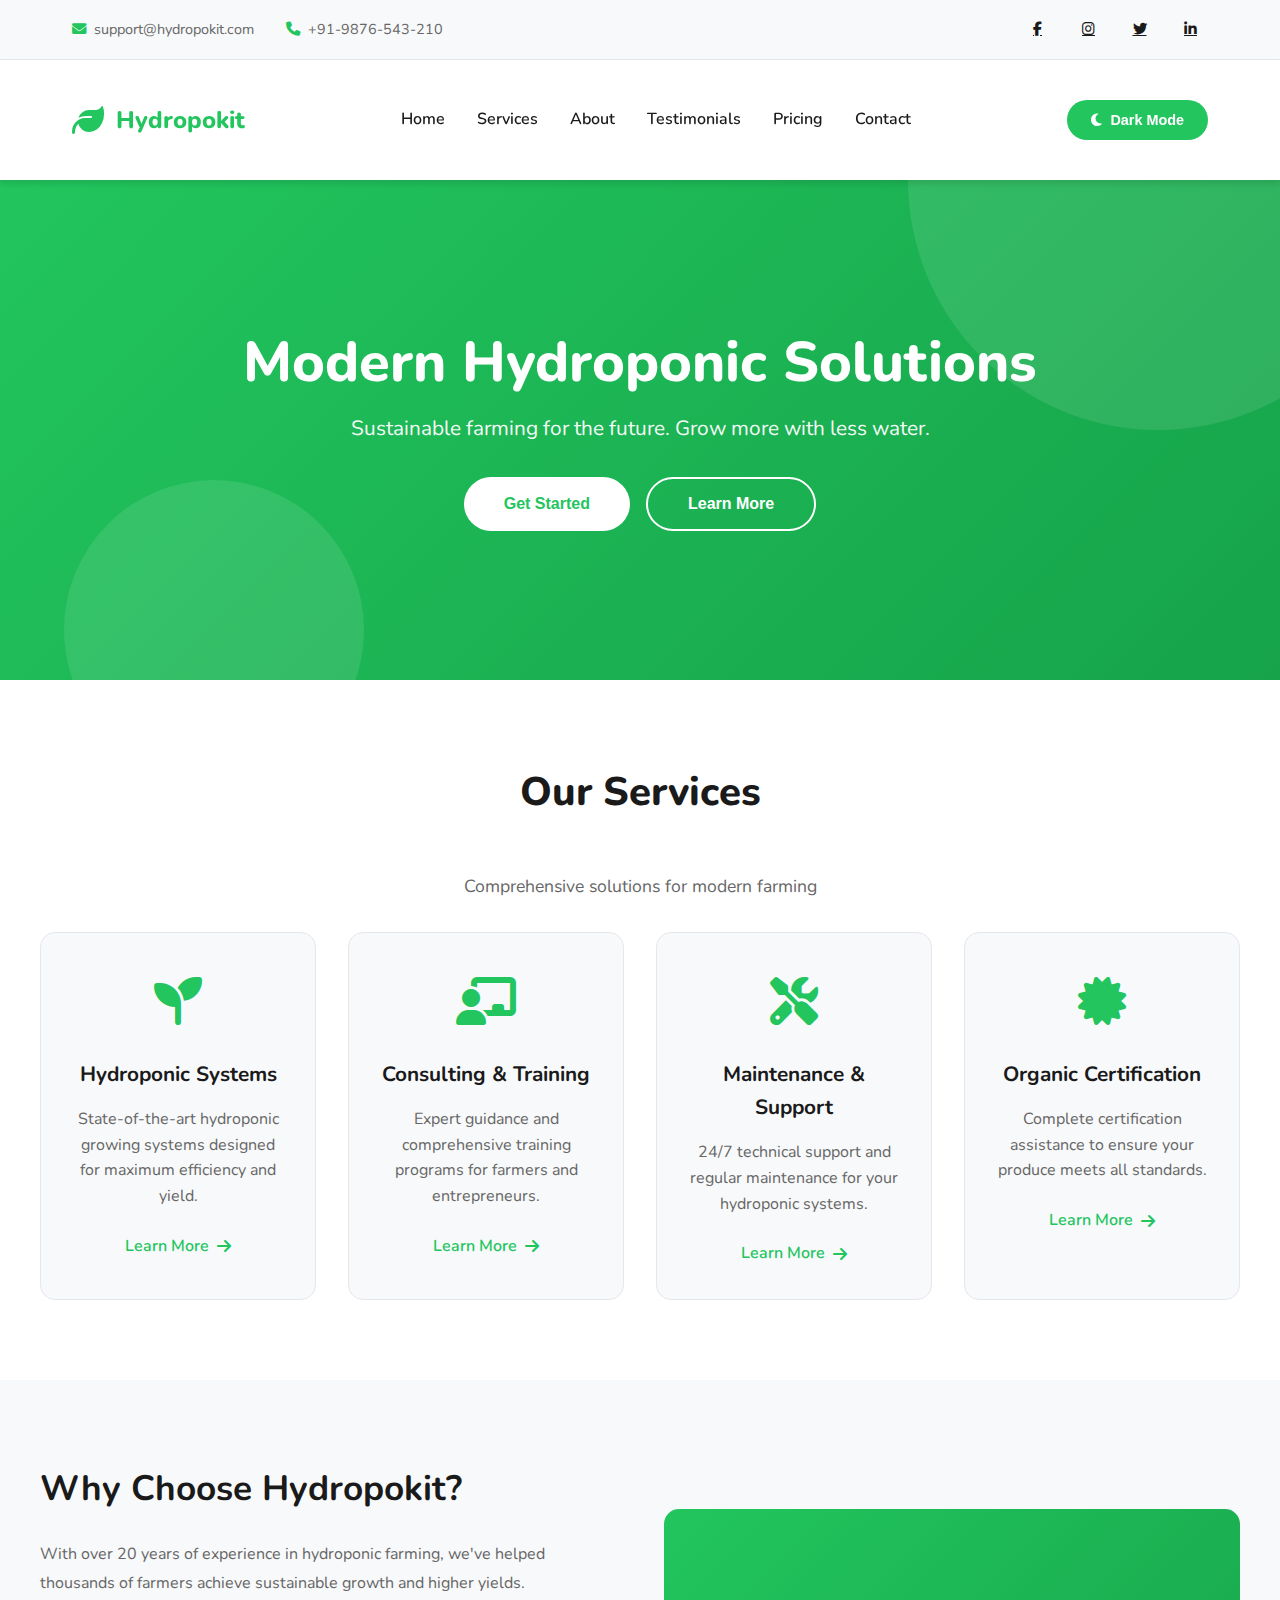
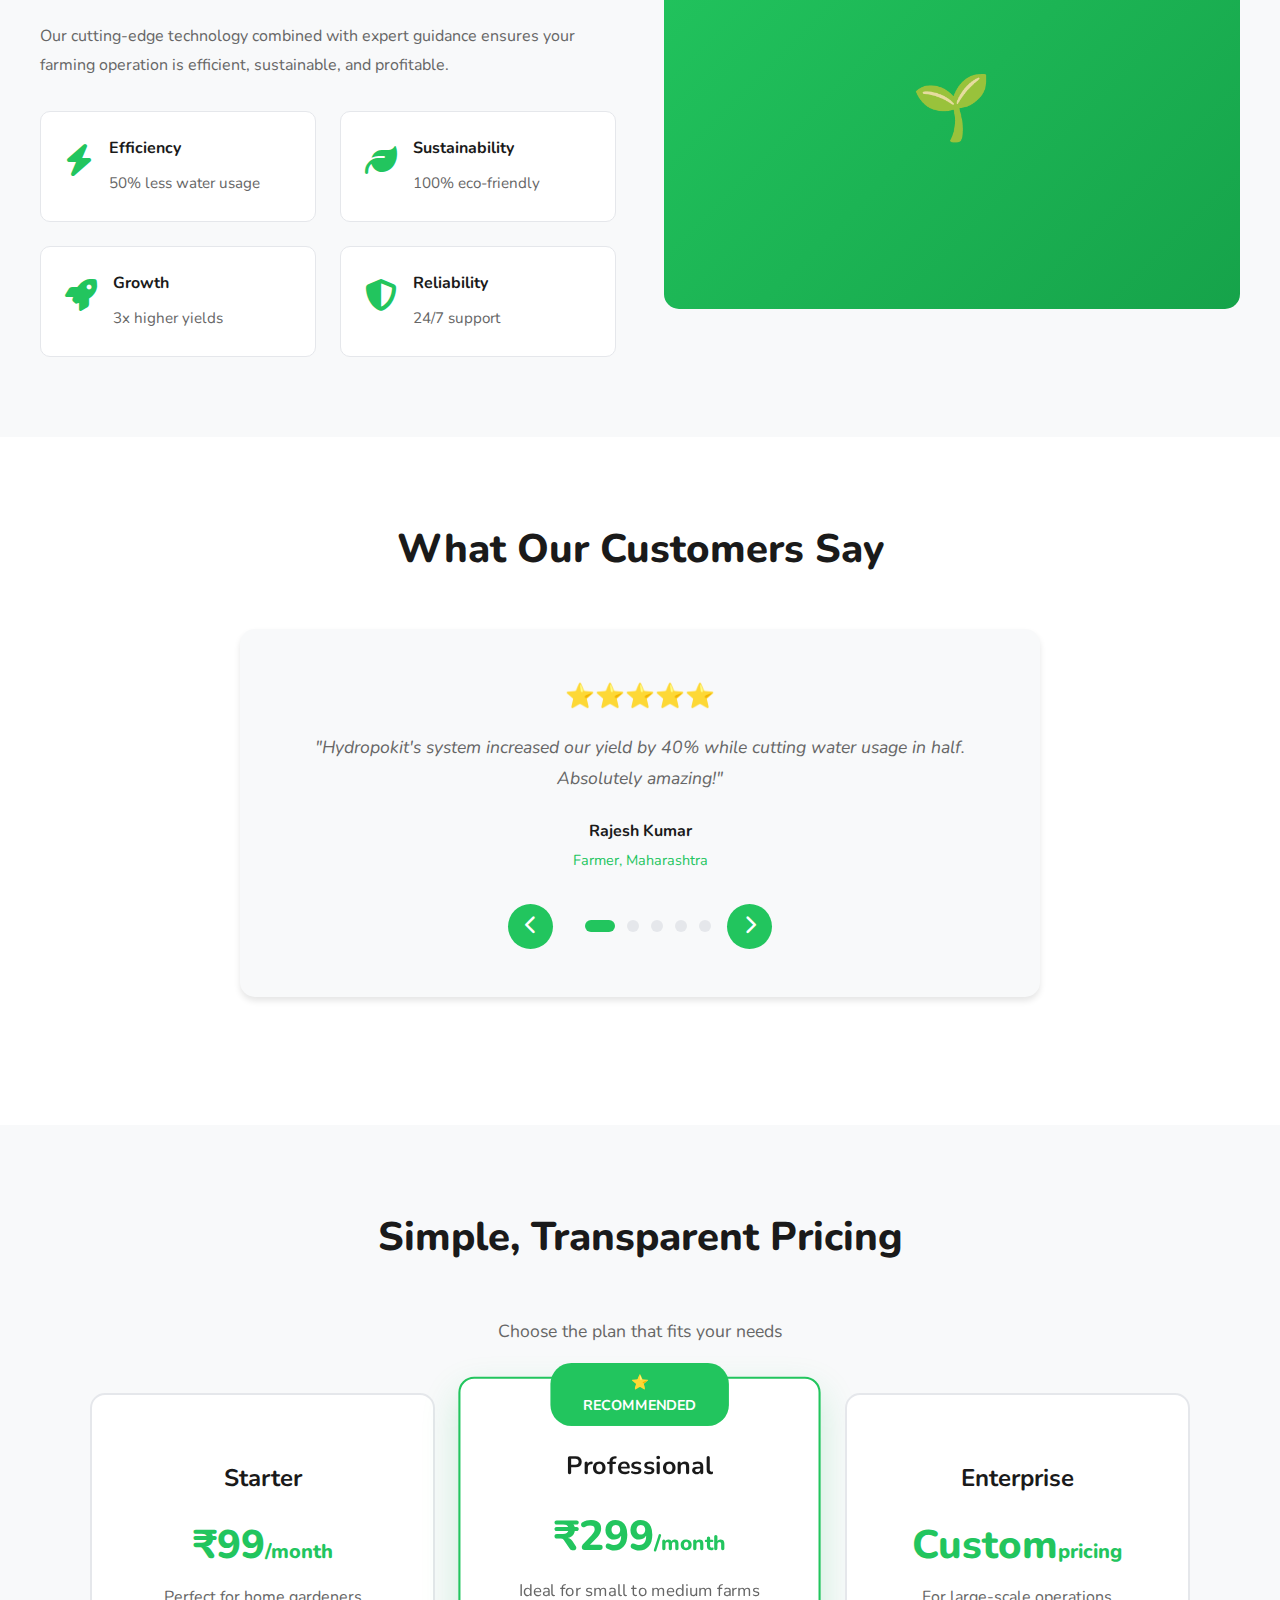
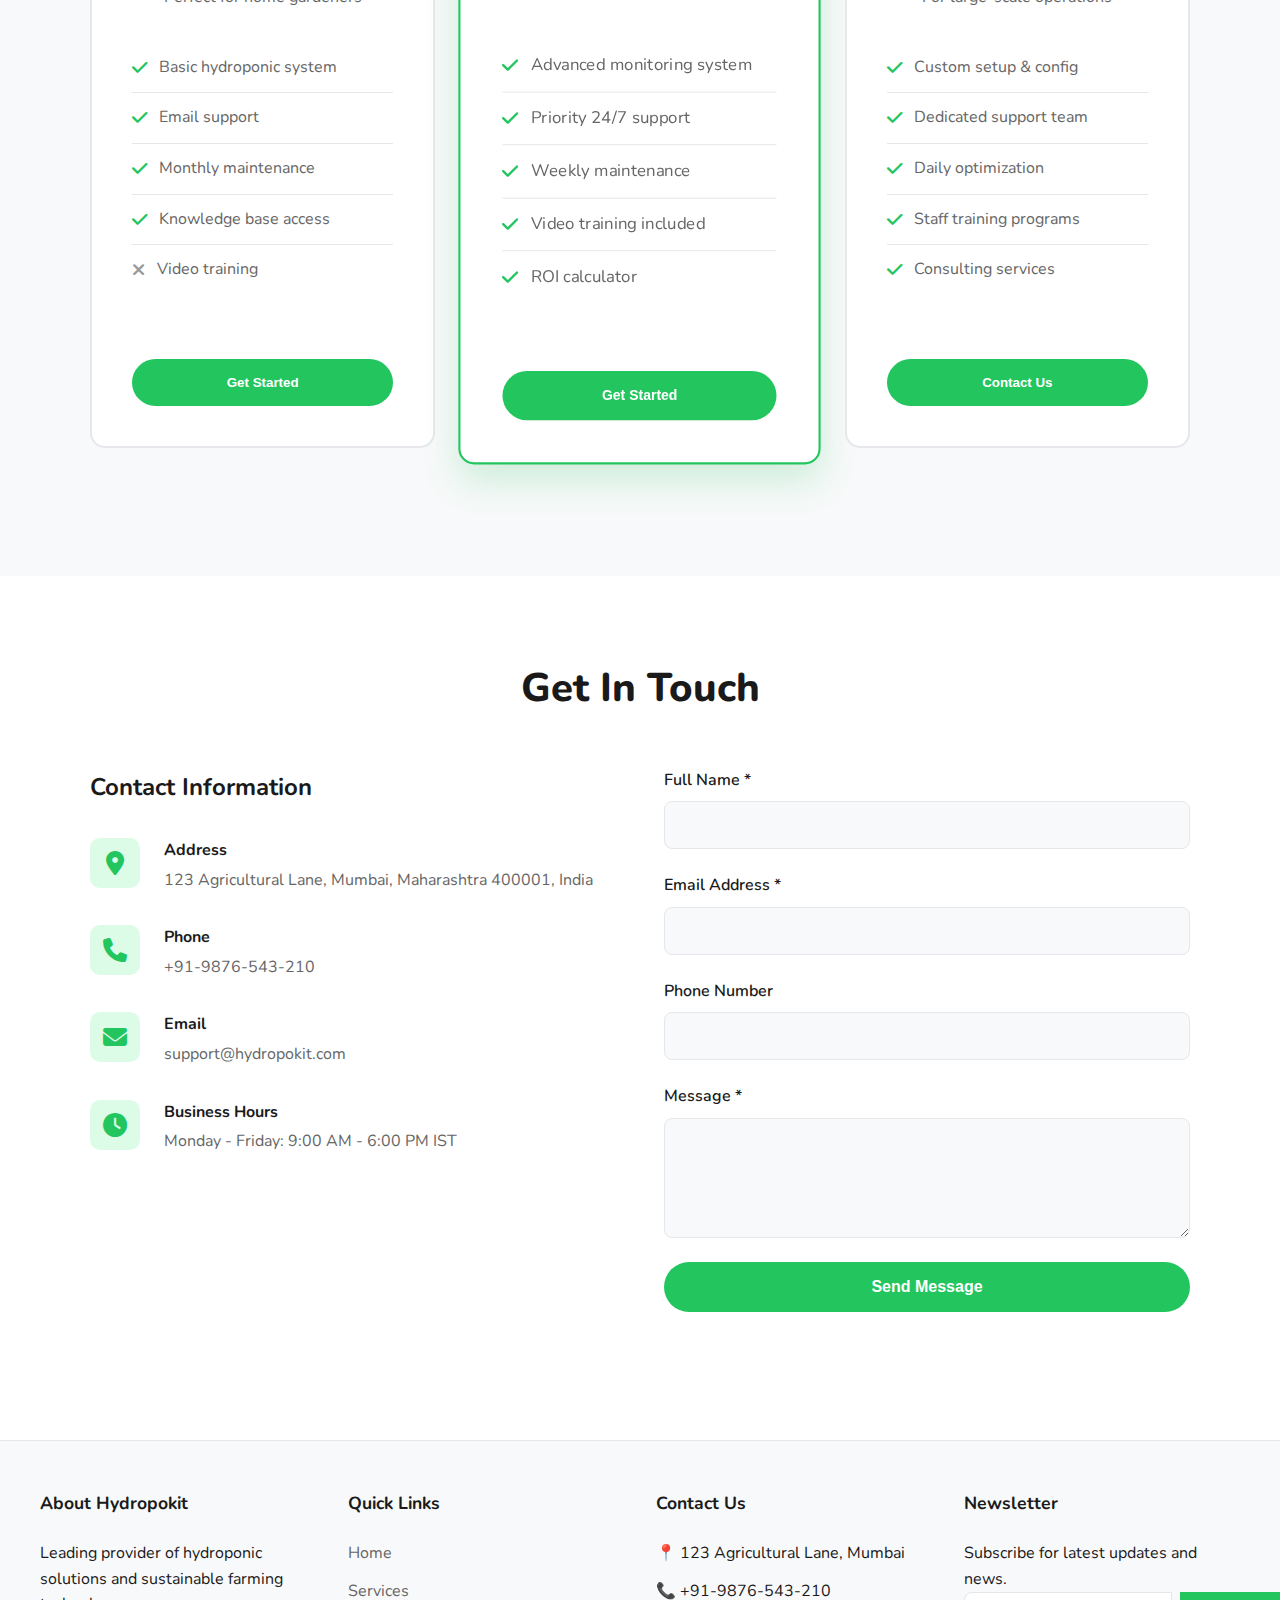
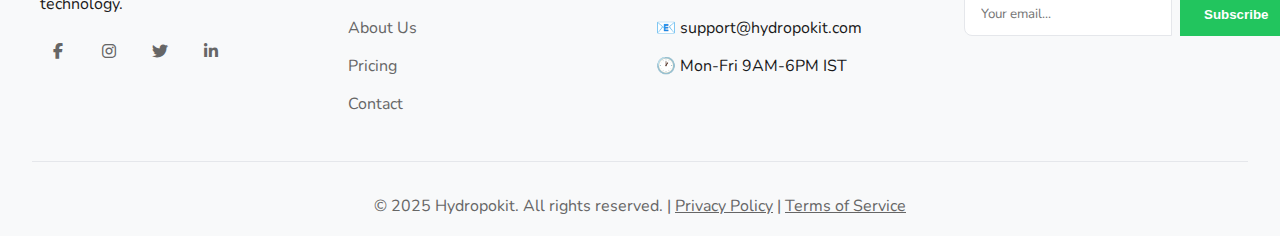
<file: Hydropokit Website.html>
<!DOCTYPE html>
<html lang="en">
<head>
    <meta charset="UTF-8">
    <meta name="viewport" content="width=device-width, initial-scale=1.0">
    <title>Aquafresh-hydroponics - Hydroponic Farming Solutions</title>
    <link rel="preconnect" href="https://fonts.googleapis.com">
    <link rel="preconnect" href="https://fonts.gstatic.com" crossorigin>
    <link href="https://fonts.googleapis.com/css2?family=Nunito:wght@400;600;700;800&display=swap" rel="stylesheet">
    <link rel="stylesheet" href="https://cdnjs.cloudflare.com/ajax/libs/font-awesome/6.4.0/css/all.min.css">
    <style>
        /* ============================================
           CSS VARIABLES - LIGHT MODE (DEFAULT)
           ============================================ */
        :root {
            --bg-primary: #ffffff;
            --bg-secondary: #f8f9fa;
            --text-primary: #1a1a1a;
            --text-secondary: #666666;
            --accent-green: #22c55e;
            --accent-green-dark: #16a34a;
            --accent-green-light: #dcfce7;
            --border-color: #e5e7eb;
            --shadow: 0 4px 6px rgba(0, 0, 0, 0.1);
            --shadow-lg: 0 10px 25px rgba(0, 0, 0, 0.15);
        }

        /* ============================================
           DARK MODE - OVERRIDE WITH DATA ATTRIBUTE
           ============================================ */
        body[data-theme="dark"] {
            --bg-primary: #1a3a2a;
            --bg-secondary: #0f2818;
            --text-primary: #ffffff;
            --text-secondary: #d1d5db;
            --accent-green: #10b981;
            --accent-green-dark: #059669;
            --accent-green-light: rgba(16, 185, 129, 0.2);
            --border-color: #2d5a47;
            --shadow: 0 4px 6px rgba(0, 0, 0, 0.3);
            --shadow-lg: 0 10px 25px rgba(0, 0, 0, 0.4);
        }

        /* ============================================
           BASE STYLES
           ============================================ */
        * {
            margin: 0;
            padding: 0;
            box-sizing: border-box;
        }

        body {
            font-family: 'Nunito', sans-serif;
            background-color: var(--bg-primary);
            color: var(--text-primary);
            line-height: 1.6;
            transition: background-color 0.4s ease, color 0.4s ease;
        }

        /* ============================================
           HEADER & NAVIGATION
           ============================================ */
        header {
            background-color: var(--bg-primary);
            padding: 1rem 0;
            box-shadow: var(--shadow);
            position: sticky;
            top: 0;
            z-index: 1000;
            transition: all 0.4s ease;
        }

        .header-top {
            background-color: var(--bg-secondary);
            padding: 0.75rem 0;
            font-size: 0.9rem;
            color: var(--text-secondary);
            border-bottom: 1px solid var(--border-color);
        }

        .header-top-content {
            max-width: 1200px;
            margin: 0 auto;
            display: flex;
            justify-content: space-between;
            align-items: center;
            padding: 0 2rem;
        }

        .header-top-left {
            display: flex;
            gap: 2rem;
        }

        .header-top-item {
            display: flex;
            align-items: center;
            gap: 0.5rem;
        }

        .header-top-item i {
            color: var(--accent-green);
        }

        .nav-container {
            max-width: 1200px;
            margin: 0 auto;
            display: flex;
            justify-content: space-between;
            align-items: center;
            padding: 1.5rem 2rem;
        }

        .logo {
            display: flex;
            align-items: center;
            gap: 0.75rem;
            font-size: 1.5rem;
            font-weight: 800;
            color: var(--accent-green);
            cursor: pointer;
            transition: all 0.3s ease;
        }

        .logo:hover {
            transform: scale(1.05);
        }

        .logo i {
            font-size: 2rem;
        }

        nav {
            display: flex;
            gap: 2rem;
            align-items: center;
        }

        nav a {
            color: var(--text-primary);
            text-decoration: none;
            font-weight: 600;
            transition: color 0.3s ease;
            position: relative;
        }

        nav a::after {
            content: '';
            position: absolute;
            bottom: -5px;
            left: 0;
            width: 0;
            height: 2px;
            background-color: var(--accent-green);
            transition: width 0.3s ease;
        }

        nav a:hover::after {
            width: 100%;
        }

        nav a:hover {
            color: var(--accent-green);
        }

        .nav-right {
            display: flex;
            gap: 1.5rem;
            align-items: center;
        }

        .social-icons {
            display: flex;
            gap: 1rem;
        }

        .social-icons a {
            color: var(--text-primary);
            width: 35px;
            height: 35px;
            display: flex;
            align-items: center;
            justify-content: center;
            border-radius: 50%;
            background-color: var(--bg-secondary);
            transition: all 0.3s ease;
            border: none;
        }

        .social-icons a:hover {
            background-color: var(--accent-green);
            color: white;
            transform: translateY(-3px);
        }

        .theme-toggle {
            background-color: var(--accent-green);
            color: white;
            border: none;
            padding: 0.75rem 1.5rem;
            border-radius: 25px;
            cursor: pointer;
            font-weight: 600;
            transition: all 0.3s ease;
            display: flex;
            align-items: center;
            gap: 0.5rem;
            font-size: 0.9rem;
        }

        .theme-toggle:hover {
            background-color: var(--accent-green-dark);
            transform: scale(1.05);
        }

        .hamburger {
            display: none;
            flex-direction: column;
            cursor: pointer;
            gap: 0.5rem;
        }

        .hamburger span {
            width: 25px;
            height: 3px;
            background-color: var(--text-primary);
            border-radius: 3px;
            transition: all 0.3s ease;
        }

        /* ============================================
           HERO SECTION
           ============================================ */
        .hero {
            background: linear-gradient(135deg, var(--accent-green) 0%, var(--accent-green-dark) 100%);
            color: white;
            padding: 6rem 2rem;
            text-align: center;
            min-height: 500px;
            display: flex;
            align-items: center;
            justify-content: center;
            position: relative;
            overflow: hidden;
        }

        .hero::before {
            content: '';
            position: absolute;
            top: -50%;
            right: -10%;
            width: 500px;
            height: 500px;
            background: rgba(255, 255, 255, 0.1);
            border-radius: 50%;
            animation: float 6s ease-in-out infinite;
        }

        .hero::after {
            content: '';
            position: absolute;
            bottom: -20%;
            left: 5%;
            width: 300px;
            height: 300px;
            background: rgba(255, 255, 255, 0.1);
            border-radius: 50%;
            animation: float 8s ease-in-out infinite reverse;
        }

        @keyframes float {
            0%, 100% { transform: translateY(0px); }
            50% { transform: translateY(20px); }
        }

        .hero-content {
            position: relative;
            z-index: 1;
            max-width: 800px;
            animation: fadeInDown 0.8s ease;
        }

        @keyframes fadeInDown {
            from {
                opacity: 0;
                transform: translateY(-30px);
            }
            to {
                opacity: 1;
                transform: translateY(0);
            }
        }

        .hero h1 {
            font-size: 3.5rem;
            margin-bottom: 1rem;
            font-weight: 800;
            line-height: 1.2;
        }

        .hero p {
            font-size: 1.3rem;
            margin-bottom: 2rem;
            opacity: 0.95;
        }

        .hero-buttons {
            display: flex;
            gap: 1rem;
            justify-content: center;
            flex-wrap: wrap;
        }

        .btn {
            padding: 1rem 2.5rem;
            border-radius: 50px;
            border: none;
            font-size: 1rem;
            font-weight: 600;
            cursor: pointer;
            transition: all 0.3s ease;
            text-decoration: none;
            display: inline-block;
        }

        .btn-primary {
            background-color: white;
            color: var(--accent-green);
        }

        .btn-primary:hover {
            transform: translateY(-3px);
            box-shadow: 0 10px 20px rgba(0, 0, 0, 0.2);
        }

        .btn-secondary {
            background-color: transparent;
            color: white;
            border: 2px solid white;
        }

        .btn-secondary:hover {
            background-color: white;
            color: var(--accent-green);
        }

        /* ============================================
           SERVICES SECTION
           ============================================ */
        .services {
            padding: 5rem 2rem;
            background-color: var(--bg-primary);
        }

        .container {
            max-width: 1200px;
            margin: 0 auto;
        }

        .section-title {
            text-align: center;
            font-size: 2.5rem;
            margin-bottom: 3rem;
            font-weight: 800;
            color: var(--text-primary);
        }

        .section-subtitle {
            text-align: center;
            color: var(--text-secondary);
            font-size: 1.1rem;
            margin-bottom: 2rem;
            max-width: 600px;
            margin-left: auto;
            margin-right: auto;
        }

        .services-grid {
            display: grid;
            grid-template-columns: repeat(auto-fit, minmax(250px, 1fr));
            gap: 2rem;
        }

        .service-card {
            background-color: var(--bg-secondary);
            padding: 2rem;
            border-radius: 15px;
            text-align: center;
            transition: all 0.3s ease;
            border: 1px solid var(--border-color);
        }

        .service-card:hover {
            transform: translateY(-10px);
            box-shadow: var(--shadow-lg);
            border-color: var(--accent-green);
        }

        .service-icon {
            font-size: 3rem;
            color: var(--accent-green);
            margin-bottom: 1rem;
        }

        .service-card h3 {
            font-size: 1.3rem;
            margin-bottom: 1rem;
            color: var(--text-primary);
        }

        .service-card p {
            color: var(--text-secondary);
            line-height: 1.6;
            margin-bottom: 1.5rem;
        }

        .service-link {
            color: var(--accent-green);
            text-decoration: none;
            font-weight: 600;
            transition: all 0.3s ease;
            display: inline-flex;
            align-items: center;
            gap: 0.5rem;
        }

        .service-link:hover {
            gap: 1rem;
        }

        /* ============================================
           ABOUT SECTION
           ============================================ */
        .about {
            padding: 5rem 2rem;
            background-color: var(--bg-secondary);
        }

        .about-content {
            display: grid;
            grid-template-columns: 1fr 1fr;
            gap: 3rem;
            align-items: center;
        }

        .about-text h2 {
            font-size: 2.2rem;
            margin-bottom: 1.5rem;
            color: var(--text-primary);
        }

        .about-text p {
            color: var(--text-secondary);
            margin-bottom: 1.5rem;
            line-height: 1.8;
        }

        .about-values {
            display: grid;
            grid-template-columns: 1fr 1fr;
            gap: 1.5rem;
            margin-top: 2rem;
        }

        .value-item {
            background-color: var(--bg-primary);
            padding: 1.5rem;
            border-radius: 10px;
            display: flex;
            gap: 1rem;
            align-items: flex-start;
            border: 1px solid var(--border-color);
        }

        .value-icon {
            font-size: 2rem;
            color: var(--accent-green);
            flex-shrink: 0;
        }

        .value-text h4 {
            color: var(--text-primary);
            margin-bottom: 0.5rem;
        }

        .value-text p {
            color: var(--text-secondary);
            font-size: 0.95rem;
            margin-bottom: 0;
        }

        .about-image {
            background: linear-gradient(135deg, var(--accent-green), var(--accent-green-dark));
            height: 400px;
            border-radius: 15px;
            display: flex;
            align-items: center;
            justify-content: center;
            color: white;
            font-size: 1.2rem;
            text-align: center;
            padding: 2rem;
        }

        /* ============================================
           TESTIMONIALS SECTION
           ============================================ */
        .testimonials {
            padding: 5rem 2rem;
            background-color: var(--bg-primary);
        }

        .carousel {
            position: relative;
            max-width: 800px;
            margin: 3rem auto;
            background-color: var(--bg-secondary);
            padding: 3rem 2rem;
            border-radius: 15px;
            box-shadow: var(--shadow);
        }

        .testimonial-card {
            text-align: center;
            display: none;
            animation: fadeIn 0.5s ease;
        }

        .testimonial-card.active {
            display: block;
        }

        @keyframes fadeIn {
            from { opacity: 0; }
            to { opacity: 1; }
        }

        .stars {
            font-size: 1.5rem;
            color: #fbbf24;
            margin-bottom: 1rem;
        }

        .testimonial-text {
            font-size: 1.1rem;
            color: var(--text-secondary);
            margin-bottom: 1.5rem;
            font-style: italic;
            line-height: 1.8;
        }

        .testimonial-author {
            font-weight: 700;
            color: var(--text-primary);
            margin-bottom: 0.25rem;
        }

        .testimonial-role {
            color: var(--accent-green);
            font-size: 0.9rem;
        }

        .carousel-controls {
            display: flex;
            justify-content: center;
            align-items: center;
            gap: 1rem;
            margin-top: 2rem;
        }

        .carousel-btn {
            background-color: var(--accent-green);
            color: white;
            border: none;
            width: 45px;
            height: 45px;
            border-radius: 50%;
            cursor: pointer;
            font-size: 1.2rem;
            transition: all 0.3s ease;
            display: flex;
            align-items: center;
            justify-content: center;
        }

        .carousel-btn:hover {
            background-color: var(--accent-green-dark);
            transform: scale(1.1);
        }

        .carousel-dots {
            display: flex;
            gap: 0.75rem;
            margin-left: 1rem;
        }

        .dot {
            width: 12px;
            height: 12px;
            border-radius: 50%;
            background-color: var(--border-color);
            cursor: pointer;
            transition: all 0.3s ease;
        }

        .dot.active {
            background-color: var(--accent-green);
            width: 30px;
            border-radius: 6px;
        }

        /* ============================================
           PRICING SECTION
           ============================================ */
        .pricing {
            padding: 5rem 2rem;
            background-color: var(--bg-secondary);
        }

        .pricing-grid {
            display: grid;
            grid-template-columns: repeat(auto-fit, minmax(280px, 1fr));
            gap: 2rem;
            max-width: 1100px;
            margin: 3rem auto;
        }

        .pricing-card {
            background-color: var(--bg-primary);
            padding: 2.5rem;
            border-radius: 15px;
            border: 2px solid var(--border-color);
            text-align: center;
            transition: all 0.3s ease;
            position: relative;
        }

        .pricing-card:hover {
            transform: translateY(-10px);
            border-color: var(--accent-green);
            box-shadow: var(--shadow-lg);
        }

        .pricing-card.recommended {
            border-color: var(--accent-green);
            transform: scale(1.05);
            box-shadow: 0 15px 35px rgba(34, 197, 94, 0.2);
        }

        .pricing-badge {
            position: absolute;
            top: -15px;
            left: 50%;
            transform: translateX(-50%);
            background-color: var(--accent-green);
            color: white;
            padding: 0.5rem 1.5rem;
            border-radius: 20px;
            font-size: 0.85rem;
            font-weight: 700;
        }

        .pricing-title {
            font-size: 1.5rem;
            font-weight: 700;
            color: var(--text-primary);
            margin: 1.5rem 0 1rem;
        }

        .pricing-price {
            font-size: 2.5rem;
            color: var(--accent-green);
            font-weight: 800;
            margin-bottom: 0.5rem;
        }

        .pricing-period {
            color: var(--text-secondary);
            margin-bottom: 2rem;
        }

        .pricing-features {
            text-align: left;
            margin: 2rem 0;
        }

        .pricing-feature {
            padding: 0.75rem 0;
            color: var(--text-secondary);
            border-bottom: 1px solid var(--border-color);
            display: flex;
            align-items: center;
            gap: 0.75rem;
        }

        .pricing-feature:last-child {
            border-bottom: none;
        }

        .pricing-feature i {
            color: var(--accent-green);
            font-size: 1.1rem;
        }

        .pricing-btn {
            width: 100%;
            padding: 1rem;
            margin-top: 2rem;
            background-color: var(--accent-green);
            color: white;
            border: none;
            border-radius: 50px;
            font-weight: 600;
            cursor: pointer;
            transition: all 0.3s ease;
        }

        .pricing-btn:hover {
            background-color: var(--accent-green-dark);
            transform: translateY(-3px);
        }

        /* ============================================
           CONTACT SECTION
           ============================================ */
        .contact {
            padding: 5rem 2rem;
            background-color: var(--bg-primary);
        }

        .contact-content {
            display: grid;
            grid-template-columns: 1fr 1fr;
            gap: 3rem;
            max-width: 1100px;
            margin: 3rem auto;
        }

        .contact-info h3 {
            font-size: 1.5rem;
            color: var(--text-primary);
            margin-bottom: 2rem;
        }

        .contact-item {
            margin-bottom: 2rem;
            display: flex;
            gap: 1.5rem;
        }

        .contact-icon {
            width: 50px;
            height: 50px;
            background-color: var(--accent-green-light);
            border-radius: 10px;
            display: flex;
            align-items: center;
            justify-content: center;
            color: var(--accent-green);
            font-size: 1.5rem;
            flex-shrink: 0;
        }

        .contact-text h4 {
            color: var(--text-primary);
            margin-bottom: 0.25rem;
        }

        .contact-text p {
            color: var(--text-secondary);
        }

        .contact-form {
            display: flex;
            flex-direction: column;
            gap: 1.5rem;
        }

        .form-group {
            display: flex;
            flex-direction: column;
        }

        .form-group label {
            color: var(--text-primary);
            font-weight: 600;
            margin-bottom: 0.5rem;
        }

        .form-group input,
        .form-group textarea {
            padding: 0.75rem 1rem;
            border: 1px solid var(--border-color);
            border-radius: 8px;
            background-color: var(--bg-secondary);
            color: var(--text-primary);
            font-family: 'Nunito', sans-serif;
            font-size: 1rem;
            transition: all 0.3s ease;
        }

        .form-group input:focus,
        .form-group textarea:focus {
            outline: none;
            border-color: var(--accent-green);
            box-shadow: 0 0 0 3px var(--accent-green-light);
        }

        .form-group textarea {
            resize: vertical;
            min-height: 120px;
        }

        .form-submit {
            padding: 1rem;
            background-color: var(--accent-green);
            color: white;
            border: none;
            border-radius: 50px;
            font-weight: 600;
            font-size: 1rem;
            cursor: pointer;
            transition: all 0.3s ease;
        }

        .form-submit:hover {
            background-color: var(--accent-green-dark);
            transform: translateY(-3px);
        }

        .form-message {
            padding: 1rem;
            border-radius: 8px;
            text-align: center;
            font-weight: 600;
            display: none;
        }

        .form-message.success {
            background-color: var(--accent-green-light);
            color: var(--accent-green-dark);
            display: block;
        }

        .form-message.error {
            background-color: #fee2e2;
            color: #dc2626;
            display: block;
        }

        /* ============================================
           FOOTER
           ============================================ */
        footer {
            background-color: var(--bg-secondary);
            padding: 3rem 2rem 1rem;
            border-top: 1px solid var(--border-color);
        }

        .footer-content {
            display: grid;
            grid-template-columns: repeat(auto-fit, minmax(250px, 1fr));
            gap: 2rem;
            max-width: 1200px;
            margin: 0 auto 2rem;
        }

        .footer-section h4 {
            color: var(--text-primary);
            margin-bottom: 1.5rem;
            font-size: 1.1rem;
        }

        .footer-section ul {
            list-style: none;
        }

        .footer-section ul li {
            margin-bottom: 0.75rem;
        }

        .footer-section a {
            color: var(--text-secondary);
            text-decoration: none;
            transition: color 0.3s ease;
        }

        .footer-section a:hover {
            color: var(--accent-green);
        }

        .footer-newsletter {
            display: flex;
            gap: 0.5rem;
        }

        .footer-newsletter input {
            flex: 1;
            padding: 0.75rem 1rem;
            border: 1px solid var(--border-color);
            border-radius: 8px 0 0 8px;
            background-color: var(--bg-primary);
            color: var(--text-primary);
            font-family: 'Nunito', sans-serif;
        }

        .footer-newsletter button {
            padding: 0.75rem 1.5rem;
            background-color: var(--accent-green);
            color: white;
            border: none;
            border-radius: 0 8px 8px 0;
            cursor: pointer;
            font-weight: 600;
            transition: all 0.3s ease;
        }

        .footer-newsletter button:hover {
            background-color: var(--accent-green-dark);
        }

        .footer-bottom {
            text-align: center;
            padding-top: 2rem;
            border-top: 1px solid var(--border-color);
            color: var(--text-secondary);
        }

        /* ============================================
           RESPONSIVE DESIGN
           ============================================ */
        @media (max-width: 768px) {
            .header-top-left {
                flex-direction: column;
                gap: 0.5rem;
            }

            .hamburger {
                display: flex;
            }

            nav {
                display: none;
                position: absolute;
                top: 100%;
                left: 0;
                right: 0;
                flex-direction: column;
                background-color: var(--bg-primary);
                padding: 1rem;
                gap: 1rem;
                box-shadow: var(--shadow);
            }

            nav.active {
                display: flex;
            }

            nav a {
                padding: 0.75rem;
                border-radius: 8px;
                background-color: var(--bg-secondary);
            }

            .nav-right {
                flex-direction: column;
                width: 100%;
            }

            .social-icons {
                width: 100%;
                justify-content: center;
            }

            .theme-toggle {
                width: 100%;
                justify-content: center;
            }

            .hero h1 {
                font-size: 2.5rem;
            }

            .hero p {
                font-size: 1rem;
            }

            .about-content {
                grid-template-columns: 1fr;
            }

            .about-values {
                grid-template-columns: 1fr;
            }

            .contact-content {
                grid-template-columns: 1fr;
            }

            .section-title {
                font-size: 2rem;
            }

            .pricing-card.recommended {
                transform: scale(1);
            }
        }

        @media (max-width: 480px) {
            .nav-container {
                padding: 1rem;
            }

            .logo {
                font-size: 1.2rem;
            }

            .hero {
                padding: 3rem 1rem;
                min-height: 350px;
            }

            .hero h1 {
                font-size: 1.8rem;
            }

            .hero p {
                font-size: 0.9rem;
            }

            .hero-buttons {
                flex-direction: column;
            }

            .btn {
                width: 100%;
            }

            .section-title {
                font-size: 1.5rem;
            }

            .carousel {
                padding: 1.5rem 1rem;
            }

            .carousel-controls {
                flex-wrap: wrap;
            }
        }
    </style>
</head>
<body data-theme="light">

    <!-- ============================================
         HEADER & NAVIGATION
         ============================================ -->
    <div class="header-top">
        <div class="header-top-content">
            <div class="header-top-left">
                <div class="header-top-item">
                    <i class="fas fa-envelope"></i>
                    <span>support@hydropokit.com</span>
                </div>
                <div class="header-top-item">
                    <i class="fas fa-phone"></i>
                    <span>+91-9876-543-210</span>
                </div>
            </div>
            <div class="social-icons">
                <a href="#" title="Facebook"><i class="fab fa-facebook-f"></i></a>
                <a href="#" title="Instagram"><i class="fab fa-instagram"></i></a>
                <a href="#" title="Twitter"><i class="fab fa-twitter"></i></a>
                <a href="#" title="LinkedIn"><i class="fab fa-linkedin-in"></i></a>
            </div>
        </div>
    </div>

    <header>
        <div class="nav-container">
            <div class="logo" onclick="toggleTheme()" title="Click to toggle Dark/Light Mode">
                <i class="fas fa-leaf"></i>
                <span>Hydropokit</span>
            </div>

            <nav id="nav-menu">
                <a href="#home">Home</a>
                <a href="#services">Services</a>
                <a href="#about">About</a>
                <a href="#testimonials">Testimonials</a>
                <a href="#pricing">Pricing</a>
                <a href="#contact">Contact</a>
            </nav>

            <div class="nav-right">
                <button class="theme-toggle" onclick="toggleTheme()">
                    <i class="fas fa-moon"></i>
                    <span>Dark Mode</span>
                </button>
                <div class="hamburger" onclick="toggleMenu()">
                    <span></span>
                    <span></span>
                    <span></span>
                </div>
            </div>
        </div>
    </header>

    <!-- ============================================
         HERO SECTION
         ============================================ -->
    <section class="hero" id="home">
        <div class="hero-content">
            <h1>Modern Hydroponic Solutions</h1>
            <p>Sustainable farming for the future. Grow more with less water.</p>
            <div class="hero-buttons">
                <button class="btn btn-primary">Get Started</button>
                <button class="btn btn-secondary">Learn More</button>
            </div>
        </div>
    </section>

    <!-- ============================================
         SERVICES SECTION
         ============================================ -->
    <section class="services" id="services">
        <div class="container">
            <h2 class="section-title">Our Services</h2>
            <p class="section-subtitle">Comprehensive solutions for modern farming</p>
            <div class="services-grid">
                <div class="service-card">
                    <div class="service-icon"><i class="fas fa-seedling"></i></div>
                    <h3>Hydroponic Systems</h3>
                    <p>State-of-the-art hydroponic growing systems designed for maximum efficiency and yield.</p>
                    <a href="#" class="service-link">Learn More <i class="fas fa-arrow-right"></i></a>
                </div>

                <div class="service-card">
                    <div class="service-icon"><i class="fas fa-chalkboard-user"></i></div>
                    <h3>Consulting & Training</h3>
                    <p>Expert guidance and comprehensive training programs for farmers and entrepreneurs.</p>
                    <a href="#" class="service-link">Learn More <i class="fas fa-arrow-right"></i></a>
                </div>

                <div class="service-card">
                    <div class="service-icon"><i class="fas fa-tools"></i></div>
                    <h3>Maintenance & Support</h3>
                    <p>24/7 technical support and regular maintenance for your hydroponic systems.</p>
                    <a href="#" class="service-link">Learn More <i class="fas fa-arrow-right"></i></a>
                </div>

                <div class="service-card">
                    <div class="service-icon"><i class="fas fa-certificate"></i></div>
                    <h3>Organic Certification</h3>
                    <p>Complete certification assistance to ensure your produce meets all standards.</p>
                    <a href="#" class="service-link">Learn More <i class="fas fa-arrow-right"></i></a>
                </div>
            </div>
        </div>
    </section>

    <!-- ============================================
         ABOUT SECTION
         ============================================ -->
    <section class="about" id="about">
        <div class="container">
            <div class="about-content">
                <div class="about-text">
                    <h2>Why Choose Hydropokit?</h2>
                    <p>With over 20 years of experience in hydroponic farming, we've helped thousands of farmers achieve sustainable growth and higher yields.</p>
                    <p>Our cutting-edge technology combined with expert guidance ensures your farming operation is efficient, sustainable, and profitable.</p>

                    <div class="about-values">
                        <div class="value-item">
                            <div class="value-icon"><i class="fas fa-bolt"></i></div>
                            <div class="value-text">
                                <h4>Efficiency</h4>
                                <p>50% less water usage</p>
                            </div>
                        </div>

                        <div class="value-item">
                            <div class="value-icon"><i class="fas fa-leaf"></i></div>
                            <div class="value-text">
                                <h4>Sustainability</h4>
                                <p>100% eco-friendly</p>
                            </div>
                        </div>

                        <div class="value-item">
                            <div class="value-icon"><i class="fas fa-rocket"></i></div>
                            <div class="value-text">
                                <h4>Growth</h4>
                                <p>3x higher yields</p>
                            </div>
                        </div>

                        <div class="value-item">
                            <div class="value-icon"><i class="fas fa-shield-alt"></i></div>
                            <div class="value-text">
                                <h4>Reliability</h4>
                                <p>24/7 support</p>
                            </div>
                        </div>
                    </div>
                </div>

                <div class="about-image">
                    <div style="font-size: 4rem;">🌱</div>
                </div>
            </div>
        </div>
    </section>

    <!-- ============================================
         TESTIMONIALS SECTION
         ============================================ -->
    <section class="testimonials" id="testimonials">
        <div class="container">
            <h2 class="section-title">What Our Customers Say</h2>

            <div class="carousel">
                <div class="testimonial-card active">
                    <div class="stars">⭐⭐⭐⭐⭐</div>
                    <p class="testimonial-text">"Hydropokit's system increased our yield by 40% while cutting water usage in half. Absolutely amazing!"</p>
                    <div class="testimonial-author">Rajesh Kumar</div>
                    <div class="testimonial-role">Farmer, Maharashtra</div>
                </div>

                <div class="testimonial-card">
                    <div class="stars">⭐⭐⭐⭐⭐</div>
                    <p class="testimonial-text">"The training and support were exceptional. Our farm transformed completely in just 6 months."</p>
                    <div class="testimonial-author">Priya Singh</div>
                    <div class="testimonial-role">Agri-Entrepreneur, Delhi</div>
                </div>

                <div class="testimonial-card">
                    <div class="stars">⭐⭐⭐⭐⭐</div>
                    <p class="testimonial-text">"Professional team, reliable systems, and continuous support. Highly recommended for modern farming!"</p>
                    <div class="testimonial-author">Amit Patel</div>
                    <div class="testimonial-role">Farm Owner, Gujarat</div>
                </div>

                <div class="testimonial-card">
                    <div class="stars">⭐⭐⭐⭐⭐</div>
                    <p class="testimonial-text">"Their consulting helped us optimize every aspect of our operation. ROI was incredible!"</p>
                    <div class="testimonial-author">Neha Sharma</div>
                    <div class="testimonial-role">Agriculture Student, Punjab</div>
                </div>

                <div class="testimonial-card">
                    <div class="stars">⭐⭐⭐⭐⭐</div>
                    <p class="testimonial-text">"Best investment I've made for my farm. The systems are reliable, and the team is always there to help."</p>
                    <div class="testimonial-author">Vikram Desai</div>
                    <div class="testimonial-role">Agricultural Consultant, Karnataka</div>
                </div>

                <div class="carousel-controls">
                    <button class="carousel-btn" onclick="prevSlide()"><i class="fas fa-chevron-left"></i></button>
                    <div class="carousel-dots">
                        <span class="dot active" onclick="goToSlide(0)"></span>
                        <span class="dot" onclick="goToSlide(1)"></span>
                        <span class="dot" onclick="goToSlide(2)"></span>
                        <span class="dot" onclick="goToSlide(3)"></span>
                        <span class="dot" onclick="goToSlide(4)"></span>
                    </div>
                    <button class="carousel-btn" onclick="nextSlide()"><i class="fas fa-chevron-right"></i></button>
                </div>
            </div>
        </div>
    </section>

    <!-- ============================================
         PRICING SECTION
         ============================================ -->
    <section class="pricing" id="pricing">
        <div class="container">
            <h2 class="section-title">Simple, Transparent Pricing</h2>
            <p class="section-subtitle">Choose the plan that fits your needs</p>

            <div class="pricing-grid">
                <div class="pricing-card">
                    <h3 class="pricing-title">Starter</h3>
                    <div class="pricing-price">₹99<span style="font-size: 0.5em;">/month</span></div>
                    <p class="pricing-period">Perfect for home gardeners</p>

                    <ul class="pricing-features">
                        <li class="pricing-feature"><i class="fas fa-check"></i> Basic hydroponic system</li>
                        <li class="pricing-feature"><i class="fas fa-check"></i> Email support</li>
                        <li class="pricing-feature"><i class="fas fa-check"></i> Monthly maintenance</li>
                        <li class="pricing-feature"><i class="fas fa-check"></i> Knowledge base access</li>
                        <li class="pricing-feature"><i class="fas fa-times" style="color: #999;"></i> Video training</li>
                    </ul>

                    <button class="pricing-btn">Get Started</button>
                </div>

                <div class="pricing-card recommended">
                    <div class="pricing-badge">⭐ RECOMMENDED</div>
                    <h3 class="pricing-title">Professional</h3>
                    <div class="pricing-price">₹299<span style="font-size: 0.5em;">/month</span></div>
                    <p class="pricing-period">Ideal for small to medium farms</p>

                    <ul class="pricing-features">
                        <li class="pricing-feature"><i class="fas fa-check"></i> Advanced monitoring system</li>
                        <li class="pricing-feature"><i class="fas fa-check"></i> Priority 24/7 support</li>
                        <li class="pricing-feature"><i class="fas fa-check"></i> Weekly maintenance</li>
                        <li class="pricing-feature"><i class="fas fa-check"></i> Video training included</li>
                        <li class="pricing-feature"><i class="fas fa-check"></i> ROI calculator</li>
                    </ul>

                    <button class="pricing-btn">Get Started</button>
                </div>

                <div class="pricing-card">
                    <h3 class="pricing-title">Enterprise</h3>
                    <div class="pricing-price">Custom<span style="font-size: 0.5em;">pricing</span></div>
                    <p class="pricing-period">For large-scale operations</p>

                    <ul class="pricing-features">
                        <li class="pricing-feature"><i class="fas fa-check"></i> Custom setup & config</li>
                        <li class="pricing-feature"><i class="fas fa-check"></i> Dedicated support team</li>
                        <li class="pricing-feature"><i class="fas fa-check"></i> Daily optimization</li>
                        <li class="pricing-feature"><i class="fas fa-check"></i> Staff training programs</li>
                        <li class="pricing-feature"><i class="fas fa-check"></i> Consulting services</li>
                    </ul>

                    <button class="pricing-btn">Contact Us</button>
                </div>
            </div>
        </div>
    </section>

    <!-- ============================================
         CONTACT SECTION
         ============================================ -->
    <section class="contact" id="contact">
        <div class="container">
            <h2 class="section-title">Get In Touch</h2>

            <div class="contact-content">
                <div class="contact-info">
                    <h3>Contact Information</h3>

                    <div class="contact-item">
                        <div class="contact-icon"><i class="fas fa-map-marker-alt"></i></div>
                        <div class="contact-text">
                            <h4>Address</h4>
                            <p>123 Agricultural Lane, Mumbai, Maharashtra 400001, India</p>
                        </div>
                    </div>

                    <div class="contact-item">
                        <div class="contact-icon"><i class="fas fa-phone"></i></div>
                        <div class="contact-text">
                            <h4>Phone</h4>
                            <p>+91-9876-543-210</p>
                        </div>
                    </div>

                    <div class="contact-item">
                        <div class="contact-icon"><i class="fas fa-envelope"></i></div>
                        <div class="contact-text">
                            <h4>Email</h4>
                            <p>support@hydropokit.com</p>
                        </div>
                    </div>

                    <div class="contact-item">
                        <div class="contact-icon"><i class="fas fa-clock"></i></div>
                        <div class="contact-text">
                            <h4>Business Hours</h4>
                            <p>Monday - Friday: 9:00 AM - 6:00 PM IST</p>
                        </div>
                    </div>
                </div>

                <form class="contact-form" id="contact-form">
                    <div class="form-group">
                        <label for="name">Full Name *</label>
                        <input type="text" id="name" name="name" required>
                    </div>

                    <div class="form-group">
                        <label for="email">Email Address *</label>
                        <input type="email" id="email" name="email" required>
                    </div>

                    <div class="form-group">
                        <label for="phone">Phone Number</label>
                        <input type="tel" id="phone" name="phone">
                    </div>

                    <div class="form-group">
                        <label for="message">Message *</label>
                        <textarea id="message" name="message" required></textarea>
                    </div>

                    <button type="submit" class="form-submit">Send Message</button>
                    <div class="form-message" id="form-message"></div>
                </form>
            </div>
        </div>
    </section>

    <!-- ============================================
         FOOTER
         ============================================ -->
    <footer>
        <div class="footer-content">
            <div class="footer-section">
                <h4>About Hydropokit</h4>
                <p>Leading provider of hydroponic solutions and sustainable farming technology.</p>
                <div class="social-icons" style="margin-top: 1rem;">
                    <a href="#"><i class="fab fa-facebook-f"></i></a>
                    <a href="#"><i class="fab fa-instagram"></i></a>
                    <a href="#"><i class="fab fa-twitter"></i></a>
                    <a href="#"><i class="fab fa-linkedin-in"></i></a>
                </div>
            </div>

            <div class="footer-section">
                <h4>Quick Links</h4>
                <ul>
                    <li><a href="#home">Home</a></li>
                    <li><a href="#services">Services</a></li>
                    <li><a href="#about">About Us</a></li>
                    <li><a href="#pricing">Pricing</a></li>
                    <li><a href="#contact">Contact</a></li>
                </ul>
            </div>

            <div class="footer-section">
                <h4>Contact Us</h4>
                <ul>
                    <li>📍 123 Agricultural Lane, Mumbai</li>
                    <li>📞 +91-9876-543-210</li>
                    <li>📧 support@hydropokit.com</li>
                    <li>🕐 Mon-Fri 9AM-6PM IST</li>
                </ul>
            </div>

            <div class="footer-section">
                <h4>Newsletter</h4>
                <p>Subscribe for latest updates and news.</p>
                <div class="footer-newsletter">
                    <input type="email" placeholder="Your email..." required>
                    <button type="submit">Subscribe</button>
                </div>
            </div>
        </div>

        <div class="footer-bottom">
            <p>&copy; 2025 Hydropokit. All rights reserved. | <a href="#" style="color: inherit;">Privacy Policy</a> | <a href="#" style="color: inherit;">Terms of Service</a></p>
        </div>
    </footer>

    <!-- ============================================
         JAVASCRIPT
         ============================================ -->
    <script>
        // ============================================
        // DARK/LIGHT MODE TOGGLE
        // ============================================
        function toggleTheme() {
            const body = document.body;
            const currentTheme = body.getAttribute('data-theme');
            const newTheme = currentTheme === 'light' ? 'dark' : 'light';
            
            body.setAttribute('data-theme', newTheme);
            localStorage.setItem('theme', newTheme);
            
            updateThemeButton(newTheme);
        }

        function updateThemeButton(theme) {
            const btn = document.querySelector('.theme-toggle');
            const icon = btn.querySelector('i');
            const text = btn.querySelector('span');
            
            if (theme === 'dark') {
                icon.classList.remove('fa-moon');
                icon.classList.add('fa-sun');
                text.textContent = 'Light Mode';
            } else {
                icon.classList.remove('fa-sun');
                icon.classList.add('fa-moon');
                text.textContent = 'Dark Mode';
            }
        }

        // Load saved theme on page load
        window.addEventListener('load', () => {
            const savedTheme = localStorage.getItem('theme') || 'light';
            document.body.setAttribute('data-theme', savedTheme);
            updateThemeButton(savedTheme);
        });

        // ============================================
        // MOBILE MENU TOGGLE
        // ============================================
        function toggleMenu() {
            const menu = document.getElementById('nav-menu');
            menu.classList.toggle('active');
        }

        // Close menu when link is clicked
        document.querySelectorAll('#nav-menu a').forEach(link => {
            link.addEventListener('click', () => {
                document.getElementById('nav-menu').classList.remove('active');
            });
        });

        // ============================================
        // TESTIMONIALS CAROUSEL
        // ============================================
        let currentSlide = 0;
        const slides = document.querySelectorAll('.testimonial-card');
        const dots = document.querySelectorAll('.dot');

        function showSlide(n) {
            slides.forEach(slide => slide.classList.remove('active'));
            dots.forEach(dot => dot.classList.remove('active'));
            
            slides[n].classList.add('active');
            dots[n].classList.add('active');
        }

        function nextSlide() {
            currentSlide = (currentSlide + 1) % slides.length;
            showSlide(currentSlide);
        }

        function prevSlide() {
            currentSlide = (currentSlide - 1 + slides.length) % slides.length;
            showSlide(currentSlide);
        }

        function goToSlide(n) {
            currentSlide = n;
            showSlide(currentSlide);
        }

        // Auto-rotate carousel
        setInterval(nextSlide, 5000);

        // ============================================
        // CONTACT FORM VALIDATION & SUBMISSION
        // ============================================
        document.getElementById('contact-form').addEventListener('submit', function(e) {
            e.preventDefault();
            
            const name = document.getElementById('name').value.trim();
            const email = document.getElementById('email').value.trim();
            const message = document.getElementById('message').value.trim();
            const messageDiv = document.getElementById('form-message');
            
            // Validation
            if (!name || !email || !message) {
                messageDiv.textContent = '❌ Please fill in all required fields!';
                messageDiv.classList.remove('success');
                messageDiv.classList.add('error');
                return;
            }
            
            const emailRegex = /^[^\s@]+@[^\s@]+\.[^\s@]+$/;
            if (!emailRegex.test(email)) {
                messageDiv.textContent = '❌ Please enter a valid email address!';
                messageDiv.classList.remove('success');
                messageDiv.classList.add('error');
                return;
            }
            
            // Success message (in real scenario, send to server)
            messageDiv.textContent = '✅ Message sent successfully! We\'ll contact you soon.';
            messageDiv.classList.remove('error');
            messageDiv.classList.add('success');
            
            // Reset form
            this.reset();
            
            // Clear message after 5 seconds
            setTimeout(() => {
                messageDiv.classList.remove('success');
            }, 5000);
        });

        // ============================================
        // SMOOTH SCROLLING
        // ============================================
        document.querySelectorAll('a[href^="#"]').forEach(anchor => {
            anchor.addEventListener('click', function (e) {
                e.preventDefault();
                const target = document.querySelector(this.getAttribute('href'));
                if (target) {
                    target.scrollIntoView({
                        behavior: 'smooth',
                        block: 'start'
                    });
                }
            });
        });

        // ============================================
        // LAZY LOADING FOR IMAGES (optional)
        // ============================================
        if ('IntersectionObserver' in window) {
            const images = document.querySelectorAll('img');
            const observer = new IntersectionObserver((entries) => {
                entries.forEach(entry => {
                    if (entry.isIntersecting) {
                        entry.target.src = entry.target.dataset.src;
                        observer.unobserve(entry.target);
                    }
                });
            });
            images.forEach(img => observer.observe(img));
        }
    </script>

</body>
</html>
</file>
